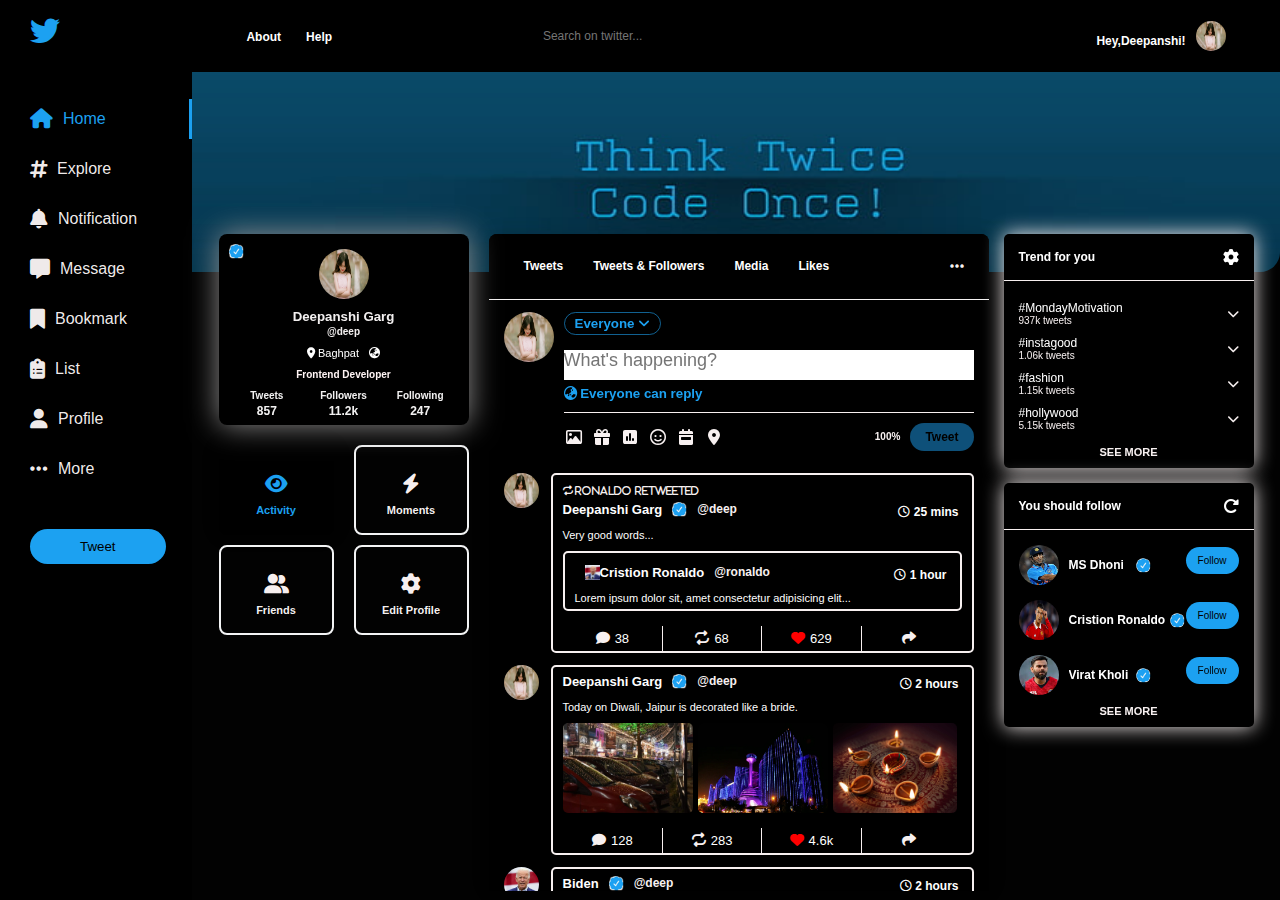
<file: index.html>
<!DOCTYPE html>
<html lang="en">

<head>
    <meta charset="UTF-8">
    <meta name="viewport" content="width=device-width, initial-scale=1.0">
    <title>Document</title>
    <link rel="stylesheet" href="https://cdnjs.cloudflare.com/ajax/libs/font-awesome/6.4.0/css/all.min.css">
    <link rel="stylesheet" href="style.css">
</head>

<body>
    <header>
        <aside>
            <a href="#" class="logo"><i class="fab fa-twitter"></i></a>
            <ul>
                <li class="li_active"><a href=""><i class="fa-solid fa-house"></i> Home</a></li>
                <li><a href="#"><i class="fa-solid fa-hashtag"></i> Explore</a></li>
                <li><a href="#"><i class="fa-solid fa-bell"></i> Notification</a></li>
                <li><a href="#"><i class="fa-solid fa-message"></i> Message</a></li>
                <li><a href="#"><i class="fa-solid fa-bookmark"></i> Bookmark</a></li>
                <li><a href="#"><i class="fa-solid fa-clipboard-list"></i> List</a></li>
                <li><a href="profile.html"><i class="fa-solid fa-user"></i> Profile</a></li>
                <li><a href="#"><i class="fa-solid fa-ellipsis"></i> More</a></li>
            </ul>
            <button>Tweet</button>
        </aside>
        <section>
            <nav>
                <ul>
                    <li><a href="#">About</a></li>
                    <li><a href="#">Help</a></li>
                </ul>
                <div class="search_bar">
                    <i class="fa-solid fa-magnifying-glass"></i>
                    <input type="text" placeholder="Search on twitter...">
                </div>
                <div class="user">
                    <h6>Hey,Deepanshi!</h6>
                    <img src="img/user.jpg" alt="">
                </div>
            </nav>
            <div class="profile_post_follow_bx">
                <div class="profile_bx">
                    <div class="profile_card">
                        <img src="icon/bluetick.png" alt="" class="blue_tick_pc">
                        <img src="img/user.jpg" alt="" class="profile_img">
                        <h5>Deepanshi Garg</h5>
                        <h6>@deep</h6>
                        <address>
                            <a href="#">
                                <i class="fa-solid fa-location-dot"></i>
                                Baghpat
                            </a>
                            <a href="#"><i class="fa-solid fa-earth-asia"></i></a>
                        </address>
                        <p>Frontend Developer</p>
                        <div class="data">
                            <div class="data_card">
                                <p>Tweets</p>
                                <h4>857</h4>
                            </div>
                            <div class="data_card">
                                <p>Followers</p>
                                <h4>11.2k</h4>
                            </div>
                            <div class="data_card">
                                <p>Following</p>
                                <h4>247</h4>
                            </div>
                        </div>
                    </div>
                    <div class="activity_bx">
                        <div class="activity_card_bx">
                            <i class="fa-solid fa-eye"></i>
                            <h6>Activity</h6>
                        </div>
                        <div class="activity_card_bx">
                            <i class="fa-solid fa-bolt"></i>
                            <h6>Moments</h6>
                        </div>
                        <div class="activity_card_bx">
                            <i class="fa-solid fa-user-group"></i>
                            <h6>Friends</h6>
                        </div>
                        <div class="activity_card_bx">
                            <i class="fa-solid fa-gear"></i>
                            <h6>Edit Profile</h6>
                        </div>
                    </div>
                </div>
                <div class="post_follow_bx">
                    <div class="post">
                        <nav>
                            <ul>
                                <li><a href="#">Tweets</a></li>
                                <li><a href="#">Tweets & Followers</a></li>
                                <li><a href="#">Media</a></li>
                                <li><a href="#">Likes</a></li>
                            </ul>
                            <i class="fa-solid fa-ellipsis"></i>
                        </nav>
                        <div class="post_main_bx">
                            <!---tweet box starts-->
                            <div class="home_page_first_bx">
                                <img src="img/user.jpg" alt="" class="home_profile_picture">
                                <div class="write_tweet_bx">
                                    <button id="audience_btn">
                                        Everyone <i class="fas fa-angle-down"></i>
                                    </button>
                                    <div class="show_bx show_bx_1">
                                        <h6>Choose audience</h6>
                                        <li class="check_audience">
                                            <div>
                                                <i class="fas fa-globe-asia"></i>
                                                <h6>Everyone</h6>
                                            </div>
                                            <i class="fas fa-check check_audience_i"></i>
                                        </li>
                                        <li class="check_audience">
                                            <div>
                                                <i class="fas fa-users-cog"></i>
                                                <div class="edit_tweet_user">
                                                    <h6>Twitter Circle</h6>
                                                    <span>0 People</span>
                                                    <button>Edit</button>
                                                </div>
                                            </div>
                                            <i class="fas fa-check check_audience_i"></i>
                                        </li>
                                    </div>
                                    <br>
                                    <textarea name="" id="tweet_text_area" oninput="auto_grow(this)"
                                        placeholder="What's happening?"></textarea>
                                    <button class="select_reply_btn">
                                        <i class="fas fa-globe-asia"></i> Everyone can reply
                                    </button>
                                    <div class="show_bx who_can_reply_bx">
                                        <h6>Choose audience</h6>
                                        <p>Choose who can reply to this Tweet. <br>
                                            Anyone mentioned can always reply.</p>
                                        <li>
                                            <div>
                                                <i class="fas fa-globe-asia"></i>
                                                <h6>Everyone can reply</h6>
                                            </div>
                                            <i class="fas fa-check"></i>
                                        </li>
                                        <li>
                                            <div>
                                                <i style="font-style: normal;">@</i>
                                                <h6>Only people you mention</h6>
                                            </div>
                                            <i class="fas fa-check"></i>
                                        </li>
                                        <li>
                                            <div>
                                                <i class="fas fa-user-check"></i>
                                                <h6>People you follow</h6>
                                            </div>
                                            <i class="fas fa-check"></i>
                                        </li>
                                    </div>
                                    <div class="attach_media">
                                        <div class="select_media">

                                            <div class="media_card">
                                                <input type="file" name=""
                                                    accpet="image/jpg, image/png, image/gif, video/mp4" id="">
                                                <i class="fa-regular fa-image"></i>
                                            </div>
                                            <div class="media_card">
                                                <i class="fa-solid fa-gift"></i>
                                            </div>
                                            <div class="media_card">
                                                <i class="fa-solid fa-square-poll-vertical"></i>
                                            </div>
                                            <div class="media_card">
                                                <i class="fa-regular fa-face-smile"></i>
                                            </div>
                                            <div class="media_card">
                                                <i class="fa-solid fa-calendar-week"></i>
                                            </div>
                                            <div class="media_card">
                                                <i class="fa-solid fa-location-dot"></i>
                                            </div>
                                        </div>
                                        <div class="tweet_letter_count">
                                            <h6 id="text_limit">100%</h6>
                                            <button id="tweet_post">Tweet</button>
                                        </div>
                                    </div>
                                </div>
                            </div>
                            <div class="post_card_bx">
                                <div class="post_profile">
                                    <img src="img/user.jpg" alt="">
                                </div>
                                <div class="content">
                                    <h6 class="retweet"><i class="fa-solid fa-repeat"> RONALDO RETWEETED</i></h6>
                                    <div class="user_name_time">

                                        <h5>Deepanshi Garg <img src="icon/bluetick.png" alt="">
                                            <p>@deep</p>
                                        </h5>
                                        <h6><i class="fa-regular fa-clock"></i> 25 mins</h6>
                                    </div>
                                    <h3>Very good words...</h3>
                                    <div class="retweet_content_bx">
                                        <div class="user_name_time">

                                            <h5><img src="img/user4.jpg" alt=""> Cristion Ronaldo <p>@ronaldo</p>
                                            </h5>
                                            <h6><i class="fa-regular fa-clock"></i> 1 hour</h6>
                                        </div>
                                        <h3>Lorem ipsum dolor sit, amet consectetur adipisicing elit...</h3>
                                    </div>
                                    <div class="tweet_card_social_data">
                                        <div class="tweet_social_card">
                                            <i class="fa-solid fa-comment"></i>
                                            <span>38</span>
                                        </div>
                                        <div class="tweet_social_card">
                                            <i class="fa-solid fa-repeat"></i>
                                            <span>68</span>
                                        </div>
                                        <div class="tweet_social_card">
                                            <i class="fa-solid fa-heart"></i>
                                            <span>629</span>
                                        </div>
                                        <div class="tweet_social_card">
                                            <i class="fa-solid fa-share"></i>
                                        </div>
                                    </div>
                                </div>
                            </div>
                            <div class="post_card_bx">
                                <div class="post_profile">
                                    <img src="img/user.jpg" alt="">
                                </div>
                                <div class="content">
                                    <div class="user_name_time">

                                        <h5>Deepanshi Garg <img src="icon/bluetick.png" alt="">
                                            <p>@deep</p>
                                        </h5>
                                        <h6><i class="fa-regular fa-clock"></i> 2 hours</h6>
                                    </div>
                                    <h3>Today on Diwali, Jaipur is decorated like a bride.</h3>
                                    <div class="image_post_bx">
                                        <img src="img/img1.jpg" alt="">
                                        <img src="img/img2.webp" alt="">
                                        <img src="img/img3.jpg" alt="">
                                    </div>
                                    <div class="tweet_card_social_data">
                                        <div class="tweet_social_card">
                                            <i class="fa-solid fa-comment"></i>
                                            <span>128</span>
                                        </div>
                                        <div class="tweet_social_card">
                                            <i class="fa-solid fa-repeat"></i>
                                            <span>283</span>
                                        </div>
                                        <div class="tweet_social_card">
                                            <i class="fa-solid fa-heart"></i>
                                            <span>4.6k</span>
                                        </div>
                                        <div class="tweet_social_card">
                                            <i class="fa-solid fa-share"></i>
                                        </div>
                                    </div>
                                </div>
                            </div>
                            <div class="post_card_bx">
                                <div class="post_profile">
                                    <img src="img/user4.jpg" alt="">
                                </div>
                                <div class="content">
                                    <div class="user_name_time">

                                        <h5>Biden <img src="icon/bluetick.png" alt="">
                                            <p>@deep</p>
                                        </h5>
                                        <h6><i class="fa-regular fa-clock"></i> 2 hours</h6>
                                    </div>
                                    <h3>Lorem ipsum dolor sit amet consectetur adipisicing elit. Velit asperiores unde,
                                        voluptatem, laborum molestias dolor, ea facilis aut magnam explicabo eaque
                                        dolore quaerat cumque sequi tenetur porro vitae suscipit at corporis qui quo.
                                        Facere laudantium exercitationem nisi dolores possimus earum.</h3>
                                    <div class="tweet_card_social_data">
                                        <div class="tweet_social_card">
                                            <i class="fa-solid fa-comment"></i>
                                            <span>128</span>
                                        </div>
                                        <div class="tweet_social_card">
                                            <i class="fa-solid fa-repeat"></i>
                                            <span>283</span>
                                        </div>
                                        <div class="tweet_social_card">
                                            <i class="fa-solid fa-heart"></i>
                                            <span>4.6k</span>
                                        </div>
                                        <div class="tweet_social_card">
                                            <i class="fa-solid fa-share"></i>
                                        </div>
                                    </div>
                                </div>
                            </div>
                        </div>
                    </div>
                    <div class="follow_bx">
                        <div class="trend_for_you">
                            <nav>
                                <h6>Trend for you</h6>
                                <i class="fa-solid fa-gear"></i>
                            </nav>
                            <div class="trend_bx">
                                <div class="rate">
                                    <li><a href="#">#MondayMotivation <br>
                                            <p>937k tweets</p>
                                        </a><i class="fa-solid fa-chevron-down"></i></li>
                                    <div class="interest">
                                        <button class="smile"><i class="fa-solid fa-face-smile"></i> Interested</button>
                                        <button class="frown"><i class="fa-solid fa-face-frown"></i> Not
                                            Interested</button>
                                    </div>
                                </div>
                                <div class="rate">
                                    <li><a href="#">#instagood <br>
                                            <p>1.06k tweets</p>
                                        </a><i class="fa-solid fa-chevron-down"></i></li>
                                    <div class="interest">
                                        <button class="smile"><i class="fa-solid fa-face-smile"></i> Interested</button>
                                        <button class="frown"><i class="fa-solid fa-face-frown"></i> Not
                                            Interested</button>
                                    </div>
                                </div>
                                <div class="rate">
                                    <li><a href="#">#fashion <br>
                                            <p>1.15k tweets</p>
                                        </a><i class="fa-solid fa-chevron-down"></i></li>
                                    <div class="interest">
                                        <button class="smile"><i class="fa-solid fa-face-smile"></i> Interested</button>
                                        <button class="frown"><i class="fa-solid fa-face-frown"></i> Not
                                            Interested</button>
                                    </div>
                                </div>
                                <div class="rate">
                                    <li><a href="#">#hollywood<br>
                                            <p>5.15k tweets</p>
                                        </a><i class="fa-solid fa-chevron-down"></i></li>
                                    <div class="interest">
                                        <button class="smile"><i class="fa-solid fa-face-smile"></i> Interested</button>
                                        <button class="frown"><i class="fa-solid fa-face-frown"></i> Not
                                            Interested</button>
                                    </div>
                                </div>
                                <button class="see_more">SEE MORE</button>
                            </div>
                        </div>
                        <div class="you_should_follow trend_for_you">
                            <nav>
                                <h6>You should follow</h6>
                                <i class="fa-solid fa-rotate-right"></i>
                            </nav>
                            <div class="follow_bx">
                                <div class="follow_profile_name">
                                    <img src="img/user1.jpg" alt="" class="follow_profile">
                                    <div class="user_name">
                                        <div class="user_name_follow">
                                            <h6>MS Dhoni</h6><img src="icon/bluetick.png" alt="">
                                        </div>
                                    </div>
                                </div>
                                <button>Follow</button>
                            </div>
                            <div class="follow_bx">
                                <div class="follow_profile_name">
                                    <img src="img/ronaldo.jpg" alt="" class="follow_profile">
                                    <div class="user_name">
                                        <div class="user_name_follow">
                                            <h6>Cristion Ronaldo</h6><img src="icon/bluetick.png" alt="">
                                        </div>
                                    </div>
                                </div>
                                <button>Follow</button>
                            </div>
                            <div class="follow_bx">
                                <div class="follow_profile_name">
                                    <img src="img/user3.jpg" alt="" class="follow_profile">
                                    <div class="user_name">
                                        <div class="user_name_follow">
                                            <h6>Virat Kholi</h6><img src="icon/bluetick.png" alt="">
                                        </div>
                                    </div>
                                </div>
                                <button>Follow</button>
                            </div>
                            <button class="see_more">SEE MORE</button>
                        </div>
                    </div>
                </div>
            </div>
        </section>
    </header>
    <!---<script src="app.js"></script>----->
</body>

</html>
</file>
<file: style.css>
@import url('https://fonts.googleapis.com/css2?family=Ubuntu&display=swap');
@import url('https://fonts.googleapis.com/css2?family=Varela+Round&display=swap');
body{
    font-family: 'poppins',sans-serif;
}
*{
    padding: 0;
    margin: 0;
    box-sizing: border-box;
}
header{
    position: relative;
    width: 100%;
    height: 100vh;
    background: #020202;
    display: flex;
}
header aside{
    width: 15%;
    height: 100%;
    background: #000;
    padding:15px 0px 15px 30px;
}
header section{
    position: relative;
    height: 100%;
    width: 85%;
}
header aside .logo{
    font-size: 30px;
    color: #1ca1f1;
}

header aside ul{
    list-style-type: none;
    margin-top: 50px;
}
header aside ul li{
    padding: 10px 0px;
    margin-top: 10px;
}
header aside ul li a{
    text-decoration: none;
    color: rgba(247, 242, 242, 0.973);
    font-size: 16px;
    font-weight: 500;
    display: flex;
    align-items: center;
    transition: .3s linear;
}
header aside ul li a:hover{
    color: #1ca1f1;
}

header aside ul li a i{
    margin-right: 10px;
    font-size: 20px;

}
/*acrive class list item*/
header aside ul .li_active{
    border-right: 3px solid #1ca1f1;
}
header aside ul .li_active a{
    color: #1ca1f1;
}
header aside ul .li_active a{
    color: #1ca1f1;
}
header aside button{
    margin-top: 40px;
    padding: 10px 50px;
    border-radius: 20px;
    border: none;
    outline: none;
    color: #000;
    background: #1ca1f1;
    transition: .3s linear;
    cursor: pointer;
}
header aside button:hover{
    background: rgba(28,161,241,.5);
}

header section nav{
    width: 100%;
    height: 8%;
    background: #000;
    display: flex;
    align-items: center;
    justify-content:space-between;
    padding: 0 5%;
}

header section nav ul{
    list-style: none;
    display: flex;
    align-items: center;
}
header section nav ul li{
    padding: 3px 25px 3px 0px;
}
header section nav ul li a{
    text-decoration: none;
    font-size: 12px;
    font-weight: 600;
    color: #fff;
    transition: .3s linear;
}
header section nav ul li a:hover{
    color: gray;
}
header section nav .search_bar{
    width: 50%;
    display: flex;
    align-items: center;
    justify-content:center;
    background:#000;
    border-radius: 5px;
    padding: 8px 15px;
}

header section nav .search_bar input{
    width: 90%;
    padding: 3px 15px;
    border: none;
    outline: none;
    font-size: 12px;
    background: none;
}
header section nav .search_bar .bi{
    font-size: 14px;
}
header section nav .user{
    display: flex;
    align-items: center;
}
header section nav .user img{
    margin-left: 10px;
    width: 30px;
    height: 30px;
    border-radius: 50%;
}

header section nav .user h6{
    color: #fff;
    font-size: 12px;
}
header section::before{
    content: '';
    position: absolute;
    width: 100%;
    height: 200px;
    background: url("img/bg2.jpg")no-repeat center center/cover;
    top: 8%;
    border-radius: 0px 0px 20px 0px;
    opacity: .9;
}
header section .profile_post_follow_bx{
    position: relative;
    top: 18%;
    width: 100%;
    height: 73%;
    /*border: 1px solid #000;*/
    display:flex;
    justify-content: center;
}
header section .profile_post_follow_bx .profile_bx{
    width: 250px;
    height: auto;
   /* border: 1px solid #000;*/
}
header section .profile_post_follow_bx .profile_bx .profile_card{
    position: relative;
    width: 100%;
    height: auto;
    background: #000;
    box-shadow: 0px 0px 30px rgba(152, 151, 151, 0.948);
    padding: 15px 10px 0px 10px;
    border-radius: 8px;
    display: flex;
    align-items: center;
    justify-content: center;
    flex-direction: column;
}
header section .profile_post_follow_bx .profile_bx .profile_card .blue_tick_pc{
    position: absolute;
    top: 10px;
    left: 10px;
    width: 15px;
}
header section .profile_post_follow_bx .profile_bx .profile_card .profile_img{
    width: 50px;
    height: 50px;
    border-radius: 50%;
}
header section .profile_post_follow_bx .profile_bx .profile_card h5{
    font-weight: 600;
    color: rgba(251, 248, 248, 0.964);
    margin-top: 10px;
}
header section .profile_post_follow_bx .profile_bx .profile_card h6{
    color: rgba(251, 248, 248, 0.964);
    font-size: 10px;
    padding: 2px 0px;
}
header section .profile_post_follow_bx .profile_bx .profile_card address{
    display:flex;
    align-items: center;
    margin-top: 8px;
}
header section .profile_post_follow_bx .profile_bx .profile_card address a{
    text-decoration: none;
    color: #fff;
    font-size: 11px;
    font-style: normal;
}
header section .profile_post_follow_bx .profile_bx .profile_card address a:nth-child(2){
    margin-left: 10px;
}
header section .profile_post_follow_bx .profile_bx .profile_card p{
    font-size: 10px;
    font-weight: 600;
    text-align: center;
    margin-top: 10px;
    padding: 0px 5px;
    color: rgb(255, 244, 244);
}
header section .profile_post_follow_bx .profile_bx .profile_card .data{
    width: 100%;
    display: flex;
    align-items: center;
    justify-content: space-between;
    margin-top: 10px;
} 
header section .profile_post_follow_bx .profile_bx .profile_card .data .data_card{
    width: 33.33%;
}
header section .profile_post_follow_bx .profile_bx .profile_card .data .data_card:nth-child(2){
    border-left: 1px solid rgb(0,0,0,0.1);
    border-right: 1px solid rgb(0,0,0,0.1);
}
header section .profile_post_follow_bx .profile_bx .profile_card .data .data_card p,h4{
    text-align: center;
    font-size: 10px;
    margin-top: 0px;
    color: rgba(255, 254, 254, 0.948);
}
header section .profile_post_follow_bx .profile_bx .profile_card .data .data_card h4{
    padding: 3px 0px 7px 0px;
    font-size: 12px;
}
header section .profile_post_follow_bx .profile_bx .activity_bx{
    width: 100%;
    height: auto;
    display: flex;
    align-items: center;
    justify-content: space-between;
    flex-wrap: wrap;
    /*border: 1px solid #000;*/
    margin-top: 10px;
}
header section .profile_post_follow_bx .profile_bx .activity_card_bx{
    width: 115px;
    height: 90px;
    border: 2px solid rgba(249, 250, 251, 0.977);
    margin-top: 10px;
    border-radius: 8px;
    display: flex;
    align-items: center;
    justify-content: center;
    flex-direction: column;
    transition: .3s linear;
    cursor: pointer;
}
header section .profile_post_follow_bx .profile_bx .activity_card_bx:nth-child(1){
    background: #000;
    box-shadow: 0px 0px 20px rgb(0,0,0,0.1);
    border: 1px solid #000;
}
header section .profile_post_follow_bx .profile_bx .activity_card_bx i,h6{
    font-size: 20px;
    color: #fff7f7fc;
    padding-top: 10px;
    transition: .3s linear;
}
header section .profile_post_follow_bx .profile_bx .activity_card_bx h6{
    color: rgba(252, 248, 248, 0.971);
    font-size: 11px;
}
header section .profile_post_follow_bx .profile_bx .activity_card_bx:hover{
    background: #000;
    border: 2px solid #000;
    box-shadow: 0px 0px 20px rgba(252, 250, 250, 0.948);
}
header section .profile_post_follow_bx .profile_bx .activity_card_bx:hover h6{
    color: #1ca1f1;
}
header section .profile_post_follow_bx .profile_bx .activity_card_bx:hover i{
    color: #1ca1f1;
}
header section .profile_post_follow_bx .profile_bx .activity_card_bx:nth-child(1) h6{
    color: #1ca1f1;
}
header section .profile_post_follow_bx .profile_bx .activity_card_bx:nth-child(1) i{
    color: #1ca1f1;
}
header section .profile_post_follow_bx .post_follow_bx{
    width: auto;
    height: auto;
    /*border: 1px solid #000;*/
    margin-left: 20px;
    display: flex;
}
header section .profile_post_follow_bx .post_follow_bx .post{
    width: 500px;
    height: 100%;
    background: #000;
    box-shadow: 0px 0px 20px rgb(0,0,0,0.1);
    border-radius: 8px;
}

header section .profile_post_follow_bx .post_follow_bx .follow_bx{
    width: 250px;
    height: auto;
    margin-left: 15px;
    /*border: 1px solid #000;*/
}
header section .profile_post_follow_bx .post_follow_bx .post nav{
    border-radius: 8px 8px 0px 0px;
    border-bottom: 1px solid rgba(253, 251, 251, 0.968);
    height: 10%;
}
header section .profile_post_follow_bx .post_follow_bx .post nav li{
    border-bottom: 3ox solid #fff;
    display: flex;
    align-content: center;
    justify-content: center;
    padding: 3px 0px;
    margin-right: 10px;
    transition: .3s  linear;
}
header section .profile_post_follow_bx .post_follow_bx .post nav li:hover{
    border-bottom: 3px solid #1ca1f1;
}
header section .profile_post_follow_bx .post_follow_bx .post nav li a{
    padding: 12px 10px;
}
header section .profile_post_follow_bx .post_follow_bx .post nav li a:hover{
    color: #1ca1f1;
}
header section .profile_post_follow_bx .post_follow_bx .post nav i{
    color: rgba(255, 247, 247, 0.996);
    cursor: pointer;
    transition: .3s linear;
}
header section .profile_post_follow_bx .post_follow_bx .post nav i:hover{
    color: rgb(247, 240, 240);
}
header section .profile_post_follow_bx .post_follow_bx .post .post_main_bx{
    width: 100%;
    height: 90%;
    overflow: auto;
    /*border: 1px solid #000;*/
}
header section .profile_post_follow_bx .post_follow_bx .post .post_main_bx::-webkit-scrollbar{
    width: 5px;
    background: rgb(247, 240, 240);
    border-radius: 20px;
    visibility: hidden;
}
header section .profile_post_follow_bx .post_follow_bx .post .post_main_bx::-webkit-scrollbar-thumb{
    width: 5px;
    background: rgb(247, 240, 240); 
    border-radius: 20px;
    visibility: hidden;
}
header section .profile_post_follow_bx .post_follow_bx .post .post_main_bx:hover::-webkit-scrollbar{
    visibility: visible;
}
header section .profile_post_follow_bx .post_follow_bx .post .post_main_bx:hover::-webkit-scrollbar-thumb{
    visibility: visible;
}
header section .profile_post_follow_bx .post_follow_bx .post .post_main_bx .home_page_first_bx{
    width: 100%;
    height: auto;
    background:#000;
    padding: 12px 15px 0px 15px;
    display: flex;
}
header section .profile_post_follow_bx .post_follow_bx .post .post_main_bx .home_page_first_bx .home_profile_picture{
   width: 50px;
   height: 50px;
   border-radius: 50%;
}
header section .profile_post_follow_bx .post_follow_bx .post .post_main_bx .home_page_first_bx .write_tweet_bx{
    position:relative;
    width: 90%;
    height: auto;
   /* border: 1px solid #000;*/
    margin-left: 10px;
}
header section .profile_post_follow_bx .post_follow_bx .post .post_main_bx .home_page_first_bx .write_tweet_bx button{
    padding: 3px 10px;
    border-radius: 20px;
    border: 1px solid rgb(28, 161, 241, .6);
    background: none;
    outline: none;
    text-align: center;
    color: #1ca1f1;
    font-weight: 600;
    cursor: pointer;
}
header section .profile_post_follow_bx .post_follow_bx .post .post_main_bx .home_page_first_bx .write_tweet_bx .show_bx{
   width: 200px;
   height: auto;
   background: #000;
   padding: 10px;
   box-shadow: 0px 0px 20px rgb(0,0,0,0.2);
   border-radius: 10px;
   position: absolute;
   display:none;
   top: 30px;
   left: 0;
   z-index: 999999999999999999;
}

/*javascript class*/
header section .profile_post_follow_bx .post_follow_bx .post .post_main_bx .home_page_first_bx .write_tweet_bx .show_bx_active{
    display: unset;
}
header section .profile_post_follow_bx .post_follow_bx .post .post_main_bx .home_page_first_bx .write_tweet_bx .show_bx h6{
    padding: 0;
    font-size: 15px;
    color: #fff;
}
header section .profile_post_follow_bx .post_follow_bx .post .post_main_bx .home_page_first_bx .write_tweet_bx .show_bx li{
    list-style: none;
    display: flex;
    align-items: center;
    justify-content: space-between;
    padding: 5px 0px 5px 8px;
    margin-top: 9px;
    cursor: pointer;

}
header section .profile_post_follow_bx .post_follow_bx .post .post_main_bx .home_page_first_bx .write_tweet_bx .show_bx_active li:nth-child(2){
    margin-top: 20px;
}
header section .profile_post_follow_bx .post_follow_bx .post .post_main_bx .home_page_first_bx .write_tweet_bx .show_bx li i:nth-child(2){
    color: #000;
    font-size: 13px;
}
header section .profile_post_follow_bx .post_follow_bx .post .post_main_bx .home_page_first_bx .write_tweet_bx .show_bx li i:nth-child(1){
    margin-right: 10px;
    z-index: 2;
    font-size: 13px;
    color: #000;
}
header section .profile_post_follow_bx .post_follow_bx .post .post_main_bx .home_page_first_bx .write_tweet_bx .show_bx li::before{
    content: '';
    position: absolute;
    width: 30px;
    height: 30px;
    background:#1ca1f1;
    border-radius: 50%;
    left: 2px;
    z-index: 1;
}
header section .profile_post_follow_bx .post_follow_bx .post .post_main_bx .home_page_first_bx .write_tweet_bx .show_bx li h6{
    font-size: 13px;
}
header section .profile_post_follow_bx .post_follow_bx .post .post_main_bx .home_page_first_bx .write_tweet_bx .show_bx li span{
    font-size: 12px;
}
header section .profile_post_follow_bx .post_follow_bx .post .post_main_bx .home_page_first_bx .write_tweet_bx .show_bx li button{
    font-size: 8px;
}
header section .profile_post_follow_bx .post_follow_bx .post .post_main_bx .home_page_first_bx .write_tweet_bx .show_bx li div:nth-child(1){
    display: flex;
    align-items: center;
    
}

header section .profile_post_follow_bx .post_follow_bx .post .post_main_bx .home_page_first_bx .write_tweet_bx textarea{
    font-size: 18px;
    margin-top: 15px;
    border: none;
    outline: none;
    width: 100%;
    resize: none;
    overflow: hidden;
    height: 30px;
    max-height: 200px; 
    font-family: 'poppins',sans-serif;
}
header section .profile_post_follow_bx .post_follow_bx .post .post_main_bx .home_page_first_bx .write_tweet_bx .select_reply_btn{
    border: none;
    padding: 0; 
}
header section .profile_post_follow_bx .post_follow_bx .post .post_main_bx .home_page_first_bx .write_tweet_bx .who_can_reply_btn{
    width: 250px;
    top: 100%;
}
header section .profile_post_follow_bx .post_follow_bx .post .post_main_bx .home_page_first_bx .write_tweet_bx .who_can_reply_btn p{
    font-size: 10px;
}
header section .profile_post_follow_bx .post_follow_bx .post .post_main_bx .home_page_first_bx .write_tweet_bx .attach_media{
    width: 100%;
    height: auto;
    padding: 10px 0px;
    align-items: center;
    display: flex;
    justify-content: space-between;
    border-top:1px solid rgb(247, 240, 240);
    margin-top: 10px;
}
header section .profile_post_follow_bx .post_follow_bx .post .post_main_bx .home_page_first_bx .write_tweet_bx .attach_media .select_media{
    display: flex;
    align-items: center;
    
}
header section .profile_post_follow_bx .post_follow_bx .post .post_main_bx .home_page_first_bx .write_tweet_bx .attach_media .select_media .media_card{
    width: 20px;
    height: 20px;
    /*border: 1px solid #1ca1f1;*/
    margin-right: 8px;
    color: rgb(247, 240, 240);
    display: flex;
    align-items: center;
    justify-content: center;
    overflow: hidden;
}
header section .profile_post_follow_bx .post_follow_bx .post .post_main_bx .home_page_first_bx .write_tweet_bx .attach_media .select_media .media_card input{
    position: absolute;
    top: 0;
    left: 0;
    z-index: 99999999;
    opacity: 0;
}
header section .profile_post_follow_bx .post_follow_bx .post .post_main_bx .home_page_first_bx .write_tweet_bx .attach_media .tweet_letter_count{
    display: flex;
    align-items: center;
}
header section .profile_post_follow_bx .post_follow_bx .post .post_main_bx .home_page_first_bx .write_tweet_bx .attach_media .tweet_letter_count h6{
    padding: 0;
    font-size: 10px;
    color: rgb(247, 240, 240);
    margin-right: 10px;
}
header section .profile_post_follow_bx .post_follow_bx .post .post_main_bx .home_page_first_bx .write_tweet_bx .attach_media .tweet_letter_count button{
    background: rgb(28, 160, 242, .5);
    border: none;
    color: #000;
    font-size: 12px;
    transition: .3s linear;
    padding: 7px 15px;
}
header section .profile_post_follow_bx .post_follow_bx .post .post_main_bx .home_page_first_bx .write_tweet_bx .attach_media .tweet_letter_count button:hover{
  background: rgb(28, 160, 242);
}
header section .profile_post_follow_bx .post_follow_bx .post .post_main_bx .home_page_first_bx .write_tweet_bx .show_bx h6{
  padding: 0;
  font-size: 15px;
  color: #fff;
 }
 header section .profile_post_follow_bx .post_follow_bx .post .post_main_bx .home_page_first_bx .write_tweet_bx .show_bx li{
    list-style: none;
    align-items: center;
    display: flex;
    justify-content: space-between;
    padding: 5px 0px;
    margin-top: 8px;
    cursor: pointer;

   }

header section .profile_post_follow_bx .post_follow_bx .post .post_main_bx .post_card_bx{
    width: 100%;
    height: auto;
    background: #000;
    padding: 12px 15px 0px 15px;
    display: flex;
}
header section .profile_post_follow_bx .post_follow_bx .post .post_main_bx .post_card_bx .post_profile{
    width: 10%;
}
header section .profile_post_follow_bx .post_follow_bx .post .post_main_bx .post_card_bx .post_profile img{
    width: 35px;
    height: 35px;
    border-radius: 50%;
}
header section .profile_post_follow_bx .post_follow_bx .post .post_main_bx .post_card_bx .content{
    width: 90%;
    border: 2px solid rgb(247, 240, 240);
    border-radius: 5px;
    padding: 0px 10px;
}
header section .profile_post_follow_bx .post_follow_bx .post .post_main_bx .post_card_bx .content .retweet{
    color: rgb(247, 240, 240);
    font-size: 11px;
    display: flex;
    align-items: center;
}
header section .profile_post_follow_bx .post_follow_bx .post .post_main_bx .post_card_bx .content .retweet i{
    font-size: 10px;
    margin-right: 5px;
}
header section .profile_post_follow_bx .post_follow_bx .post .post_main_bx .post_card_bx .content .user_name_time{
    display: flex;
    align-items: center;
    justify-content: space-between;

}
header section .profile_post_follow_bx .post_follow_bx .post .post_main_bx .post_card_bx .content .user_name_time h5{
    display: flex;
    align-items: center;
    justify-content: space-between;
    font-size: 13px;
    font-weight: 600;
    color: #fff;
    margin-top: 5px;
}
header section .profile_post_follow_bx .post_follow_bx .post .post_main_bx .post_card_bx .content .user_name_time h5 img{
    width: 15px;
    margin-left: 10px;
}
header section .profile_post_follow_bx .post_follow_bx .post .post_main_bx .post_card_bx .content .user_name_time h5 p{
    font-size: 12px;
    color: rgb(247, 240, 240);
    margin-left: 10px;
}
header section .profile_post_follow_bx .post_follow_bx .post .post_main_bx .post_card_bx .content .user_name_time h6{
    color: #fff;
    font-weight: 600;
    font-size: 11px;
}
header section .profile_post_follow_bx .post_follow_bx .post .post_main_bx .post_card_bx .content .user_name_time h6{
    font-size: 12px;
    margin-right: 3px;
}
header section .profile_post_follow_bx .post_follow_bx .post .post_main_bx .post_card_bx .content h3{
    font-size: 11px;
    font-weight: 500;
    word-break: break-all;
    margin-top: 10px;
    color: #fff;
}
header section .profile_post_follow_bx .post_follow_bx .post .post_main_bx .post_card_bx .content .retweet_content_bx{
    width: 100%;
    height: auto;
    padding: 5px 10px;
    border: 2px solid rgb(247, 240, 240);
    border-radius: 5px;
    margin-top: 10px;
}
header section .profile_post_follow_bx .post_follow_bx .post .post_main_bx .post_card_bx .content .retweet_content_bx .user_name_time h6 h5 p img:nth-child(1){
    width: 25px;
    height: 25px;
    border-radius: 50%;
    margin-right: 10px;
}
header section .profile_post_follow_bx .post_follow_bx .post .post_main_bx .post_card_bx .content .tweet_card_social_data{
    display: flex;
    align-items: center;
    justify-content: space-between;
    margin-top: 15px;
}
header section .profile_post_follow_bx .post_follow_bx .post .post_main_bx .post_card_bx .content .tweet_card_social_data .tweet_social_card{
    width: 25%;
    display: flex;
    align-items: center;
    justify-content: center;
    padding: 5px;
}
header section .profile_post_follow_bx .post_follow_bx .post .post_main_bx .post_card_bx .content .tweet_card_social_data .tweet_social_card:nth-child(2){
    border-left: 1px solid rgb(247, 240, 240);
    border-right: 1px solid rgb(247, 240, 240);
}
header section .profile_post_follow_bx .post_follow_bx .post .post_main_bx .post_card_bx .content .tweet_card_social_data .tweet_social_card:nth-child(3){
    border-right: 1px solid rgb(247, 240, 240);
}
header section .profile_post_follow_bx .post_follow_bx .post .post_main_bx .post_card_bx .content .tweet_card_social_data .tweet_social_card i{
    color: rgb(247, 240, 240);
    margin-right: 5px;
    font-size: 14px;
}
header section .profile_post_follow_bx .post_follow_bx .post .post_main_bx .post_card_bx .content .tweet_card_social_data .tweet_social_card span{
    font-size: 13px;
    font-weight: 500;
    color: #fff;
}
header section .profile_post_follow_bx .post_follow_bx .post .post_main_bx .post_card_bx .content .tweet_card_social_data .tweet_social_card:nth-child(3) i{
    color: red;
}
header section .profile_post_follow_bx .post_follow_bx .post .post_main_bx .post_card_bx .content .image_post_bx{
   width: 100%;
   height: auto;
   display: flex;
   margin-top: 10px;
}
header section .profile_post_follow_bx .post_follow_bx .post .post_main_bx .post_card_bx .content .image_post_bx img{
    width: 130px;
    height: 90px;
    border-radius: 5px;
    margin-right: 5px;
}
header section .profile_post_follow_bx .post_follow_bx .follow_bx .trend_for_you {
    width: 100%;
    height: auto;
    background: #000;
    box-shadow: 0px 0px 20px rgb(247, 240, 240);
    border-radius: 5px;
    color: #fff;
    
}
header section .profile_post_follow_bx .post_follow_bx .follow_bx .trend_for_you nav{
    width: 100%;
    height: auto;
    padding: 15px;
    align-items: center;
    border-radius: 8px 8px 0px 0px ;
    border-bottom: 1px solid rgb(247, 240, 240);

}
header section .profile_post_follow_bx .post_follow_bx .follow_bx .trend_for_you nav h6{
    font-size: 12px;
    color: #fff;
    padding: 0;

}
header section .profile_post_follow_bx .post_follow_bx .follow_bx .trend_for_you .trend_bx{
    width: 100%;
    height: auto;
    padding: 15px 15px 0px 15px;
}
header section .profile_post_follow_bx .post_follow_bx .follow_bx .trend_for_you .trend_bx li{
    list-style-type: none;
    display: flex;
    align-items: center;
    justify-content: space-between;
    padding: 5px 0px;
}
header section .profile_post_follow_bx .post_follow_bx .follow_bx .trend_for_you .trend_bx li a{
    text-decoration: none;
    font-size: 12px;
    nav-down: 600;
    color: #fff;
}
header section .profile_post_follow_bx .post_follow_bx .follow_bx .trend_for_you .trend_bx li a p{
    text-decoration: none;
    font-size: 10px;
    font-weight: 500;
    color: rgb(247, 240, 240);
}
header section .profile_post_follow_bx .post_follow_bx .follow_bx .trend_for_you .trend_bx li i{
    font-size: 12px;
    color: rgb(247, 240, 240);
}
header section .profile_post_follow_bx .post_follow_bx .follow_bx .trend_for_you .trend_bx .rate button{
    border: none;
    outline: none;
    background: none;
    margin-right: 5px;
    color: rgb(247, 240, 240);
    transition: .3s linear;
    cursor: pointer;
}
header section .profile_post_follow_bx .post_follow_bx .follow_bx .trend_for_you .trend_bx .rate button:hover{
    color: rgb(247, 240, 240);
}
header section .profile_post_follow_bx .post_follow_bx .follow_bx .trend_for_you .trend_bx .rate button i{
    margin-right: 5px;
}
header section .profile_post_follow_bx .post_follow_bx .follow_bx .trend_for_you .trend_bx .interest{
    height: 0;
    overflow: hidden;
}
header section .profile_post_follow_bx .post_follow_bx .follow_bx .trend_for_you .trend_bx .see_more{
    border: none;
    background: none;
    outline: none;
    width: 100%;
    color: rgb(247, 240, 240);
    font-size: 11px;
    cursor: pointer;
    font-weight: 600;
    text-align: center;
    padding: 10px 0px;
    transition: .3s linear;
}
header section .profile_post_follow_bx .post_follow_bx .follow_bx .trend_for_you .trend_bx .see_more:hover{
    color: #fff;
}
header section .profile_post_follow_bx .post_follow_bx .follow_bx .you_should_follow{
    margin-top: 15px;
    color: #fff;
}
header section .profile_post_follow_bx .post_follow_bx .follow_bx .you_should_follow .follow_bx{
    width: auto;
    height: auto;
    justify-content: space-between;
    align-items: center;
    display: flex;
    margin: 5px 15px 0px 15px;
}
header section .profile_post_follow_bx .post_follow_bx .follow_bx .you_should_follow .follow_bx .follow_profile_name{
    display: flex;
    align-items: center;
    margin-top: 10px;
    width: 60%;
}
header section .profile_post_follow_bx .post_follow_bx .follow_bx .you_should_follow .follow_bx .follow_profile_name img{
    width: 40px;
    height: 40px;
    border-radius: 50%;
    margin-top: 0;
    padding-top: 0;
}
header section .profile_post_follow_bx .post_follow_bx .follow_bx .you_should_follow .follow_bx .follow_profile_name .user_name{
    margin-left: 10px;
    width: 100%;

}
header section .profile_post_follow_bx .post_follow_bx .follow_bx .you_should_follow .follow_bx .follow_profile_name .user_name .user_name_follow{
    color: #fff;
    display: flex;
    align-items: center;

}
header section .profile_post_follow_bx .post_follow_bx .follow_bx .you_should_follow .follow_bx .follow_profile_name .user_name .user_name_follow h6{
    color: #fff;
    padding: 0;
    width: 100%;
    font-size: 12px;
    overflow: hidden;
    white-space: nowrap;
    text-overflow: ellipsis;
}
header section .profile_post_follow_bx .post_follow_bx .follow_bx .you_should_follow .follow_bx .follow_profile_name .user_name .user_name_follow img{
   width: 15px;
   height: 15px;
   margin-left: 5px;
}
header section .profile_post_follow_bx .post_follow_bx .follow_bx .you_should_follow .follow_bx .follow_profile_name .user_name p{
   font-size: 8px;
   color: rgb(247, 240, 240);
   font-weight: 600;
}
header section .profile_post_follow_bx .post_follow_bx .follow_bx .you_should_follow .follow_bx button{
    border: none;
    outline: none;
    padding: 8px 12px;
    background: #1ca1f1;
    color: #000;
    border-radius: 20px;
    font-size: 10px;
    transition: .3s linear;
    cursor: pointer;
}
header section .profile_post_follow_bx .post_follow_bx .follow_bx .you_should_follow .follow_bx button:hover{
    background: rgb(28, 161, 241.5);
}
header section .profile_post_follow_bx .post_follow_bx .follow_bx .you_should_follow .see_more{
    width: 100%;
    outline: none;
    border: none;
    color: rgb(247, 240, 240);
    background:none;
    padding: 10px 0px;
    transition: .3s linear;
    cursor: pointer;
    font-size: 11px;
    font-weight: 600;

}
header section .profile_post_follow_bx .post_follow_bx .follow_bx .you_should_follow .see_more:hover{
    color: #fff;

}
</file>
